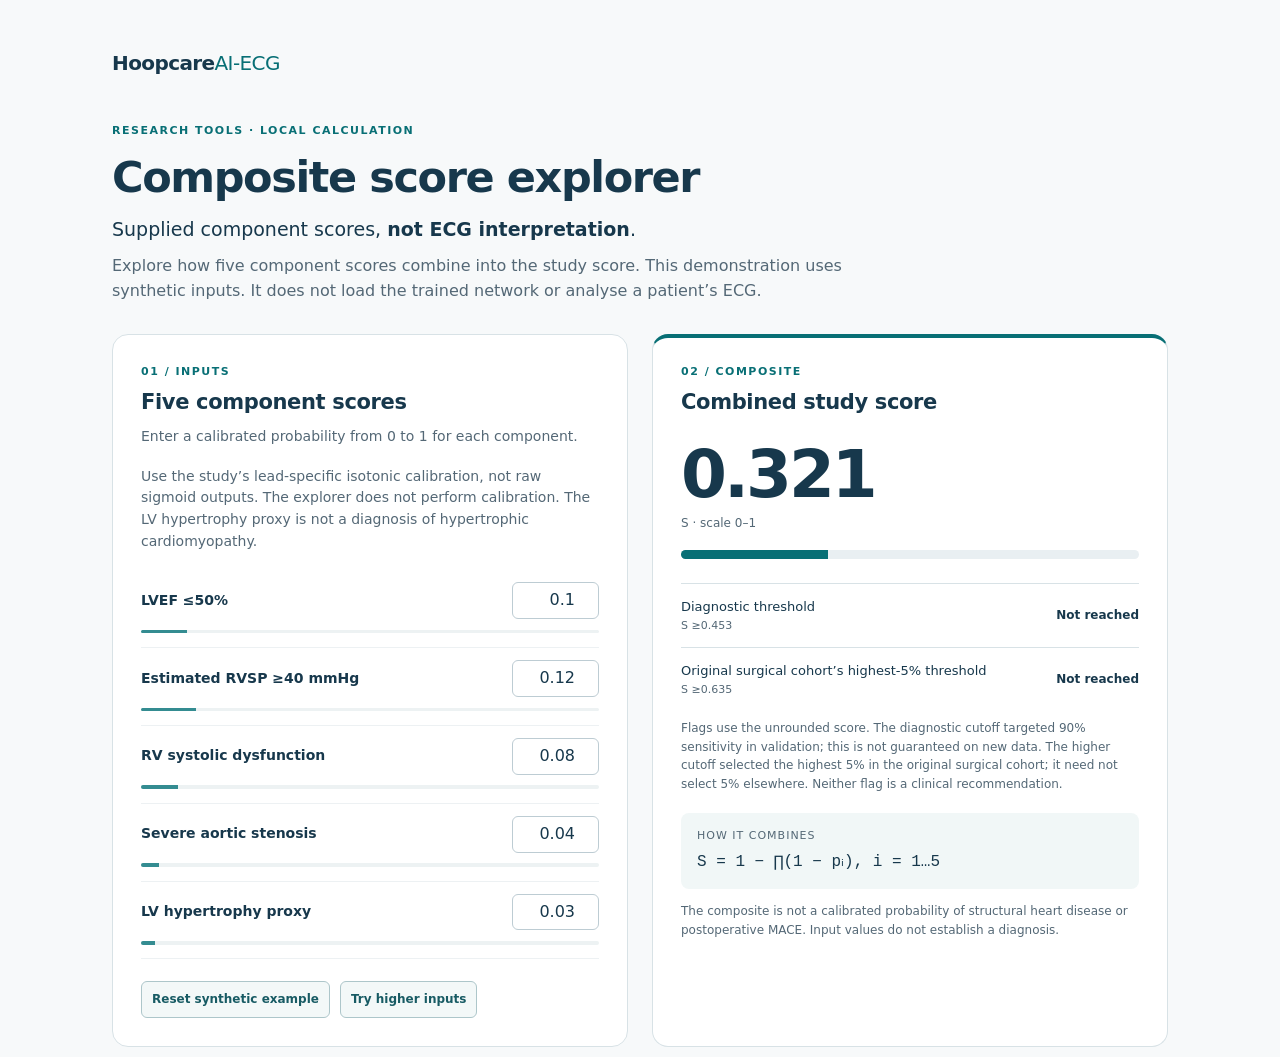
<file: index.html>
<!doctype html>
<html lang="en"><meta charset="utf-8"><meta http-equiv="refresh" content="0; url=demo/"><title>HoopcareAI-ECG research explorer</title><p><a href="demo/">Open the composite score explorer</a>. This calculator does not interpret ECGs.</p></html>
</file>
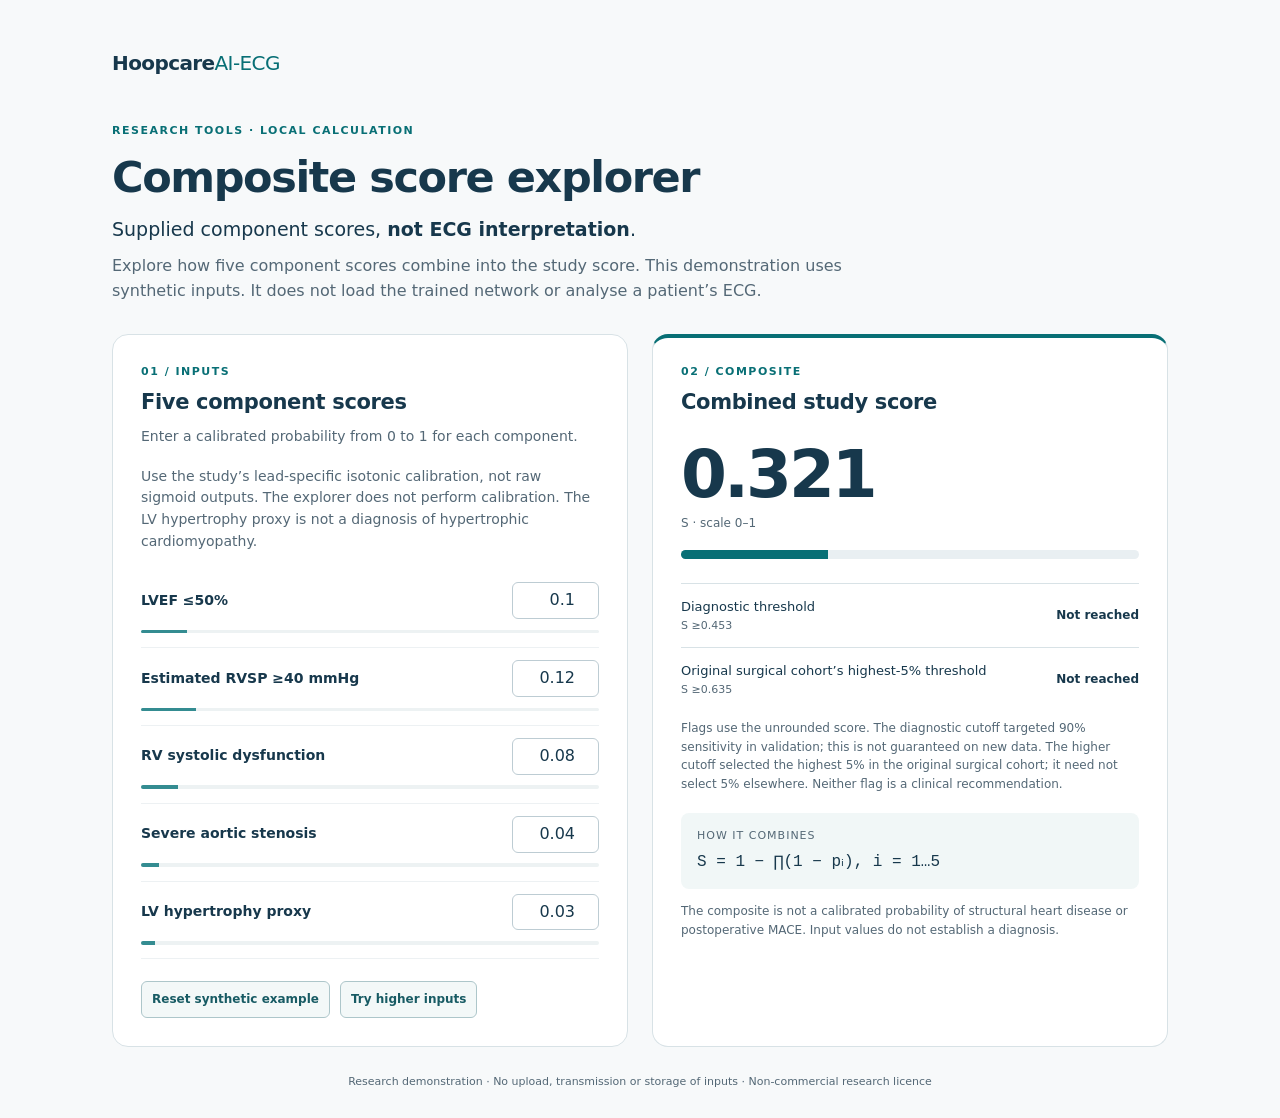
<file: demo/index.html>
<!doctype html>
<html lang="en">
<head>
  <meta charset="utf-8">
  <meta name="viewport" content="width=device-width, initial-scale=1">
  <meta name="color-scheme" content="light">
  <title>HoopcareAI-ECG · Composite score explorer</title>
  <link rel="stylesheet" href="style.css">
  <script defer src="score.js"></script>
  <script defer src="app.js"></script>
</head>
<body>
  <main>
    <header>
      <div class="brand">Hoopcare<span>AI-ECG</span></div>
      <span class="eyebrow">Research tools · Local calculation</span>
      <h1>Composite score explorer</h1>
      <p class="intro">Supplied component scores, <strong>not ECG interpretation</strong>.</p>
      <p class="context">Explore how five component scores combine into the study score. This demonstration uses synthetic inputs. It does not load the trained network or analyse a patient’s ECG.</p>
    </header>
    <div class="workspace">
      <section class="card inputs" aria-labelledby="input-title">
        <div class="section-label">01 / Inputs</div>
        <h2 id="input-title">Five component scores</h2>
        <p>Enter a calibrated probability from 0 to 1 for each component.</p>
        <p class="small">Use the study’s lead-specific isotonic calibration, not raw sigmoid outputs. The explorer does not perform calibration. The LV hypertrophy proxy is not a diagnosis of hypertrophic cardiomyopathy.</p>
        <form id="components" novalidate></form>
        <div class="presets" aria-label="Synthetic examples">
          <button type="button" data-preset="baseline">Reset synthetic example</button>
          <button type="button" data-preset="higher">Try higher inputs</button>
        </div>
      </section>
      <section class="card results" aria-labelledby="result-title">
        <div class="section-label">02 / Composite</div>
        <h2 id="result-title">Combined study score</h2>
        <div id="result" aria-live="polite" aria-atomic="true">
          <output id="score" class="score">—</output>
          <div class="scale-label">S · scale 0–1</div>
          <div class="track" role="presentation"><div id="score-bar"></div></div>
          <p id="error" class="error" hidden></p>
          <div class="flags">
            <div><span>Diagnostic threshold <small>S ≥0.453</small></span><strong id="diagnostic">—</strong></div>
            <div><span>Original surgical cohort’s highest-5% threshold <small>S ≥0.635</small></span><strong id="high5">—</strong></div>
          </div>
        </div>
        <p class="interpretation">Flags use the unrounded score. The diagnostic cutoff targeted 90% sensitivity in validation; this is not guaranteed on new data. The higher cutoff selected the highest 5% in the original surgical cohort; it need not select 5% elsewhere. Neither flag is a clinical recommendation.</p>
        <div class="formula"><span>How it combines</span><code>S = 1 − ∏(1 − pᵢ), i = 1…5</code></div>
        <p class="small">The composite is not a calibrated probability of structural heart disease or postoperative MACE. Input values do not establish a diagnosis.</p>
      </section>
    </div>
    <footer>Research demonstration · No upload, transmission or storage of inputs · Non-commercial research licence</footer>
    <noscript>This explorer requires JavaScript to calculate the score locally.</noscript>
  </main>
</body>
</html>
</file>
<file: demo/style.css>
:root { --ink: #17384c; --teal: #086f75; --muted: #546876; --line: #d8e2e6; --soft: #f1f7f7; }
* { box-sizing: border-box; }
body { margin: 0; background: #f7f9fa; color: var(--ink); font: 16px/1.55 system-ui, -apple-system, BlinkMacSystemFont, "Segoe UI", sans-serif; }
main { max-width: 1120px; margin: 0 auto; padding: 48px 32px 28px; }
.brand { font-size: 20px; font-weight: 800; letter-spacing: -.6px; margin-bottom: 38px; }
.brand span { color: var(--teal); font-weight: 500; }
.eyebrow, .section-label { font-size: 11px; text-transform: uppercase; letter-spacing: 1.5px; font-weight: 750; color: var(--teal); }
h1 { font-size: clamp(30px, 4vw, 43px); line-height: 1.18; letter-spacing: -1.4px; margin: 10px 0 12px; }
h2 { font-size: 21px; line-height: 1.3; margin: 9px 0 10px; letter-spacing: -.35px; }
p { margin: 8px 0 18px; }
.intro { font-size: 19px; margin-bottom: 10px; }
.context { max-width: 790px; color: var(--muted); margin-bottom: 30px; }
.workspace { display: grid; grid-template-columns: 1fr 1fr; gap: 24px; }
.card { background: #fff; border: 1px solid var(--line); border-radius: 16px; padding: 28px; }
.inputs > p { color: var(--muted); font-size: 14px; }
.input-row { display: grid; grid-template-columns: 1fr 87px; column-gap: 20px; padding: 12px 0; border-bottom: 1px solid #edf1f3; }
label { align-self: center; font-size: 14px; font-weight: 650; }
input { width: 87px; font: inherit; font-variant-numeric: tabular-nums; text-align: right; border: 1px solid #bdccd3; border-radius: 6px; padding: 5px 8px; color: var(--ink); background: #fff; }
input[aria-invalid="true"] { border: 2px solid #996012; }
meter { grid-column: 1 / -1; width: 100%; height: 7px; margin-top: 9px; accent-color: var(--teal); }
meter::-webkit-meter-bar { background: #edf2f3; border: none; }
meter::-webkit-meter-optimum-value { background: #348c91; }
.presets { display: flex; flex-wrap: wrap; gap: 10px; margin-top: 22px; }
button { border: 1px solid #adc6ca; border-radius: 6px; background: #f3f8f8; color: #185b64; padding: 8px 10px; font: inherit; font-size: 12px; font-weight: 600; cursor: pointer; }
button:hover { background: #e3f0f0; }
button:focus-visible, input:focus-visible { outline: 3px solid #4272a5; outline-offset: 3px; }
.results { border-top: 4px solid var(--teal); padding-top: 25px; }
.score { display: block; font-size: 66px; line-height: 1.2; letter-spacing: -3px; font-weight: 700; font-variant-numeric: tabular-nums; margin-top: 19px; }
.scale-label { color: var(--muted); font-size: 12px; }
.track { margin: 17px 0 24px; height: 9px; border-radius: 5px; overflow: hidden; background: #e9eff2; }
#score-bar { height: 100%; background: var(--teal); }
.flags > div { display: flex; gap: 15px; justify-content: space-between; align-items: center; border-top: 1px solid var(--line); padding: 13px 0; }
.flags span { font-size: 13px; }
.flags small { display: block; color: var(--muted); font-size: 11px; }
.flags strong { font-size: 12px; white-space: nowrap; }
.interpretation, .small { font-size: 12px; color: var(--muted); }
.formula { background: var(--soft); border-radius: 8px; padding: 14px 16px; margin: 20px 0 13px; }
.formula span { display: block; color: var(--muted); font-size: 11px; margin-bottom: 5px; text-transform: uppercase; letter-spacing: 1px; }
.formula code { font-size: 16px; }
.error { color: #7b4b0a; background: #fff5e5; border-radius: 6px; padding: 10px; font-size: 13px; }
footer { text-align: center; color: var(--muted); font-size: 11px; margin-top: 26px; }
@media (max-width: 740px) { main { padding: 24px 18px; } .workspace { grid-template-columns: 1fr; gap: 18px; } .card { padding: 23px; } .brand { margin-bottom: 27px; } h1 { letter-spacing: -.8px; } }
@media (prefers-reduced-motion: reduce) { * { scroll-behavior: auto; } }
</file>
